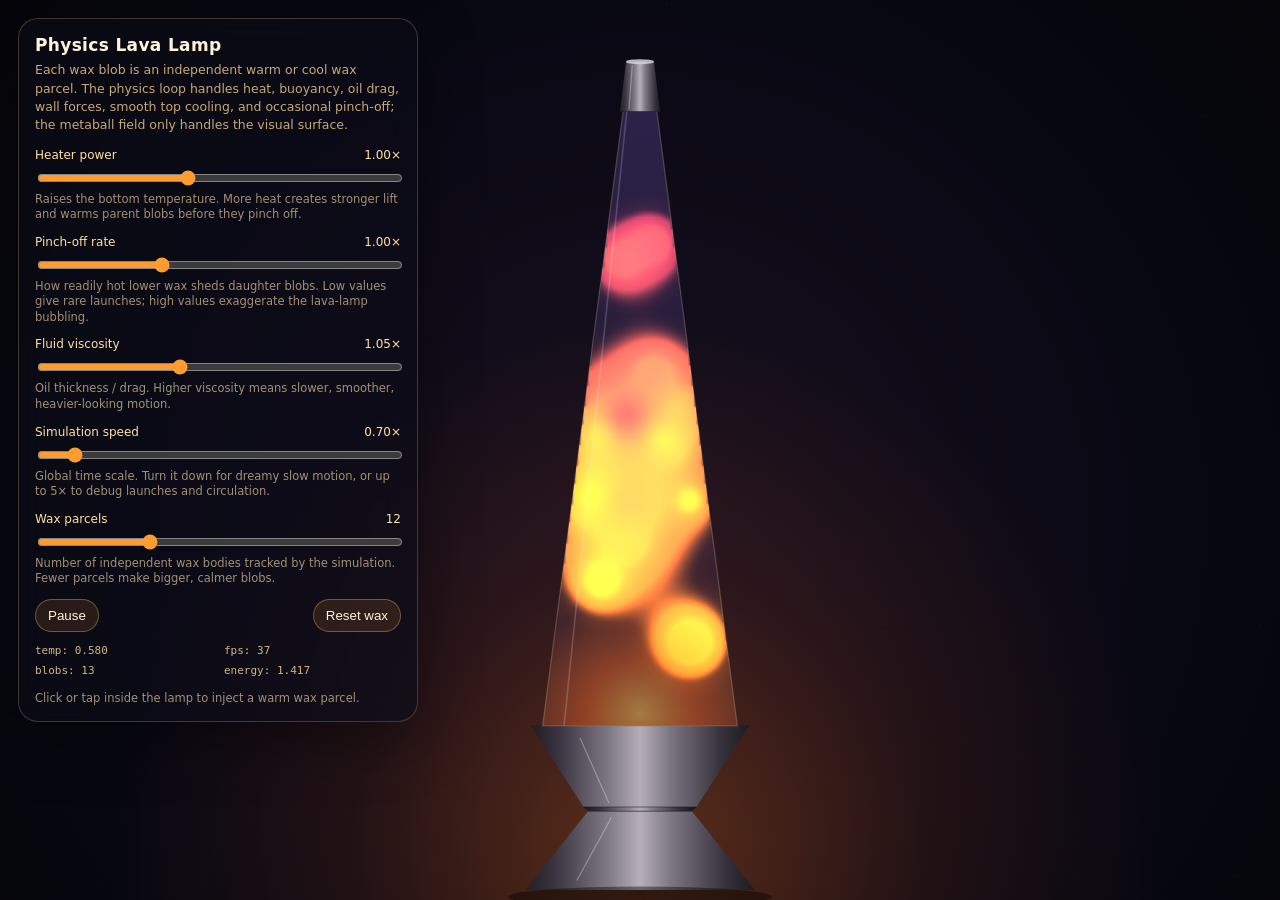
<file: index.html>
<!DOCTYPE html>
<html lang="en">
<head>
<meta charset="utf-8" />
<meta name="viewport" content="width=device-width, initial-scale=1" />
<title>Physics Lava Lamp Simulation</title>
<link rel="stylesheet" href="lamp.css" />
</head>
<body>
<canvas id="scene"></canvas>

<section class="hud" aria-label="Lava lamp controls">
  <h1>Physics Lava Lamp</h1>
  <p class="note">
    Each wax blob is an independent warm or cool wax parcel. The physics loop
    handles heat, buoyancy, oil drag, wall forces, smooth top cooling, and
    occasional pinch-off; the metaball field only handles the visual surface.
  </p>

  <div class="grid">
    <label>
      <span class="row"><span>Heater power</span><output id="heatOut">1.00×</output></span>
      <input id="heat" type="range" min="0.55" max="1.65" step="0.01" value="1.00">
      <span class="control-help">Raises the bottom temperature. More heat creates stronger lift and warms parent blobs before they pinch off.</span>
    </label>

    <label>
      <span class="row"><span>Pinch-off rate</span><output id="launchOut">1.00×</output></span>
      <input id="launch" type="range" min="0.25" max="2.50" step="0.01" value="1.00">
      <span class="control-help">How readily hot lower wax sheds daughter blobs. Low values give rare launches; high values exaggerate the lava-lamp bubbling.</span>
    </label>

    <label>
      <span class="row"><span>Fluid viscosity</span><output id="viscOut">1.00×</output></span>
      <input id="viscosity" type="range" min="0.55" max="1.85" step="0.01" value="1.05">
      <span class="control-help">Oil thickness / drag. Higher viscosity means slower, smoother, heavier-looking motion.</span>
    </label>

    <label>
      <span class="row"><span>Simulation speed</span><output id="speedOut">0.70×</output></span>
      <input id="speed" type="range" min="0.30" max="5.00" step="0.01" value="0.70">
      <span class="control-help">Global time scale. Turn it down for dreamy slow motion, or up to 5× to debug launches and circulation.</span>
    </label>

    <label>
      <span class="row"><span>Wax parcels</span><output id="countOut">12</output></span>
      <input id="count" type="range" min="6" max="26" step="1" value="12">
      <span class="control-help">Number of independent wax bodies tracked by the simulation. Fewer parcels make bigger, calmer blobs.</span>
    </label>

    <div class="row">
      <button id="pause">Pause</button>
      <button id="reset">Reset wax</button>
    </div>
  </div>

  <div class="stats">
    <span id="statTemp">temp: --</span>
    <span id="statFPS">fps: --</span>
    <span id="statBlob">blobs: --</span>
    <span id="statEnergy">energy: --</span>
  </div>

  <div class="hint">
    Click or tap inside the lamp to inject a warm wax parcel.
  </div>
</section>

<script src="lamp.js"></script>
</body>
</html>
</file>
<file: lamp.css>
:root {
  --panel: rgba(12, 13, 24, 0.68);
  --panel-border: rgba(255, 214, 128, 0.22);
  --text: #fff3dc;
  --muted: #c8a977;
  --accent: #ff9c2f;
}

* {
  box-sizing: border-box;
}

body {
  margin: 0;
  min-height: 100vh;
  overflow: hidden;
  background:
    radial-gradient(circle at 50% 18%, rgba(79, 31, 87, 0.42), transparent 34%),
    radial-gradient(circle at 50% 105%, rgba(255, 125, 26, 0.20), transparent 34%),
    linear-gradient(180deg, #05050a 0%, #11101f 42%, #07060b 100%);
  color: var(--text);
  font-family: ui-sans-serif, system-ui, -apple-system, BlinkMacSystemFont, "Segoe UI", sans-serif;
}

canvas {
  position: fixed;
  inset: 0;
  width: 100vw;
  height: 100vh;
  display: block;
}

.hud {
  position: fixed;
  left: 18px;
  top: 18px;
  width: min(400px, calc(100vw - 36px));
  padding: 16px 16px 14px;
  border: 1px solid var(--panel-border);
  border-radius: 20px;
  background: var(--panel);
  backdrop-filter: blur(16px);
  box-shadow: 0 18px 60px rgba(0, 0, 0, 0.42);
  user-select: none;
}

h1 {
  margin: 0 0 6px;
  font-size: 17px;
  line-height: 1.2;
  letter-spacing: 0.02em;
}

.note {
  margin: 0 0 14px;
  color: var(--muted);
  font-size: 12.5px;
  line-height: 1.45;
}

.grid {
  display: grid;
  gap: 12px;
}

label {
  display: grid;
  gap: 6px;
  font-size: 12px;
  color: #ffe1a4;
}

.row {
  display: flex;
  align-items: center;
  justify-content: space-between;
  gap: 12px;
}

input[type="range"] {
  width: 100%;
  accent-color: var(--accent);
}

.control-help {
  margin-top: -2px;
  color: rgba(255, 227, 173, 0.62);
  font-size: 11.5px;
  line-height: 1.35;
}

button {
  appearance: none;
  border: 1px solid rgba(255, 214, 128, 0.32);
  border-radius: 999px;
  padding: 8px 12px;
  color: var(--text);
  background: rgba(255, 156, 47, 0.13);
  cursor: pointer;
  transition: transform 120ms ease, background 120ms ease;
}

button:hover {
  background: rgba(255, 156, 47, 0.22);
  transform: translateY(-1px);
}

.stats {
  display: grid;
  grid-template-columns: 1fr 1fr;
  gap: 6px 12px;
  margin-top: 12px;
  color: #cfb784;
  font: 11px/1.35 ui-monospace, SFMono-Regular, Menlo, Consolas, monospace;
}

.hint {
  margin-top: 12px;
  color: rgba(255, 227, 173, 0.62);
  font-size: 11.5px;
  line-height: 1.35;
}

@media (max-width: 700px) {
  .hud {
    left: 12px;
    right: 12px;
    top: 12px;
    width: auto;
    padding: 13px;
  }

  .note,
  .hint {
    display: none;
  }
}
</file>
